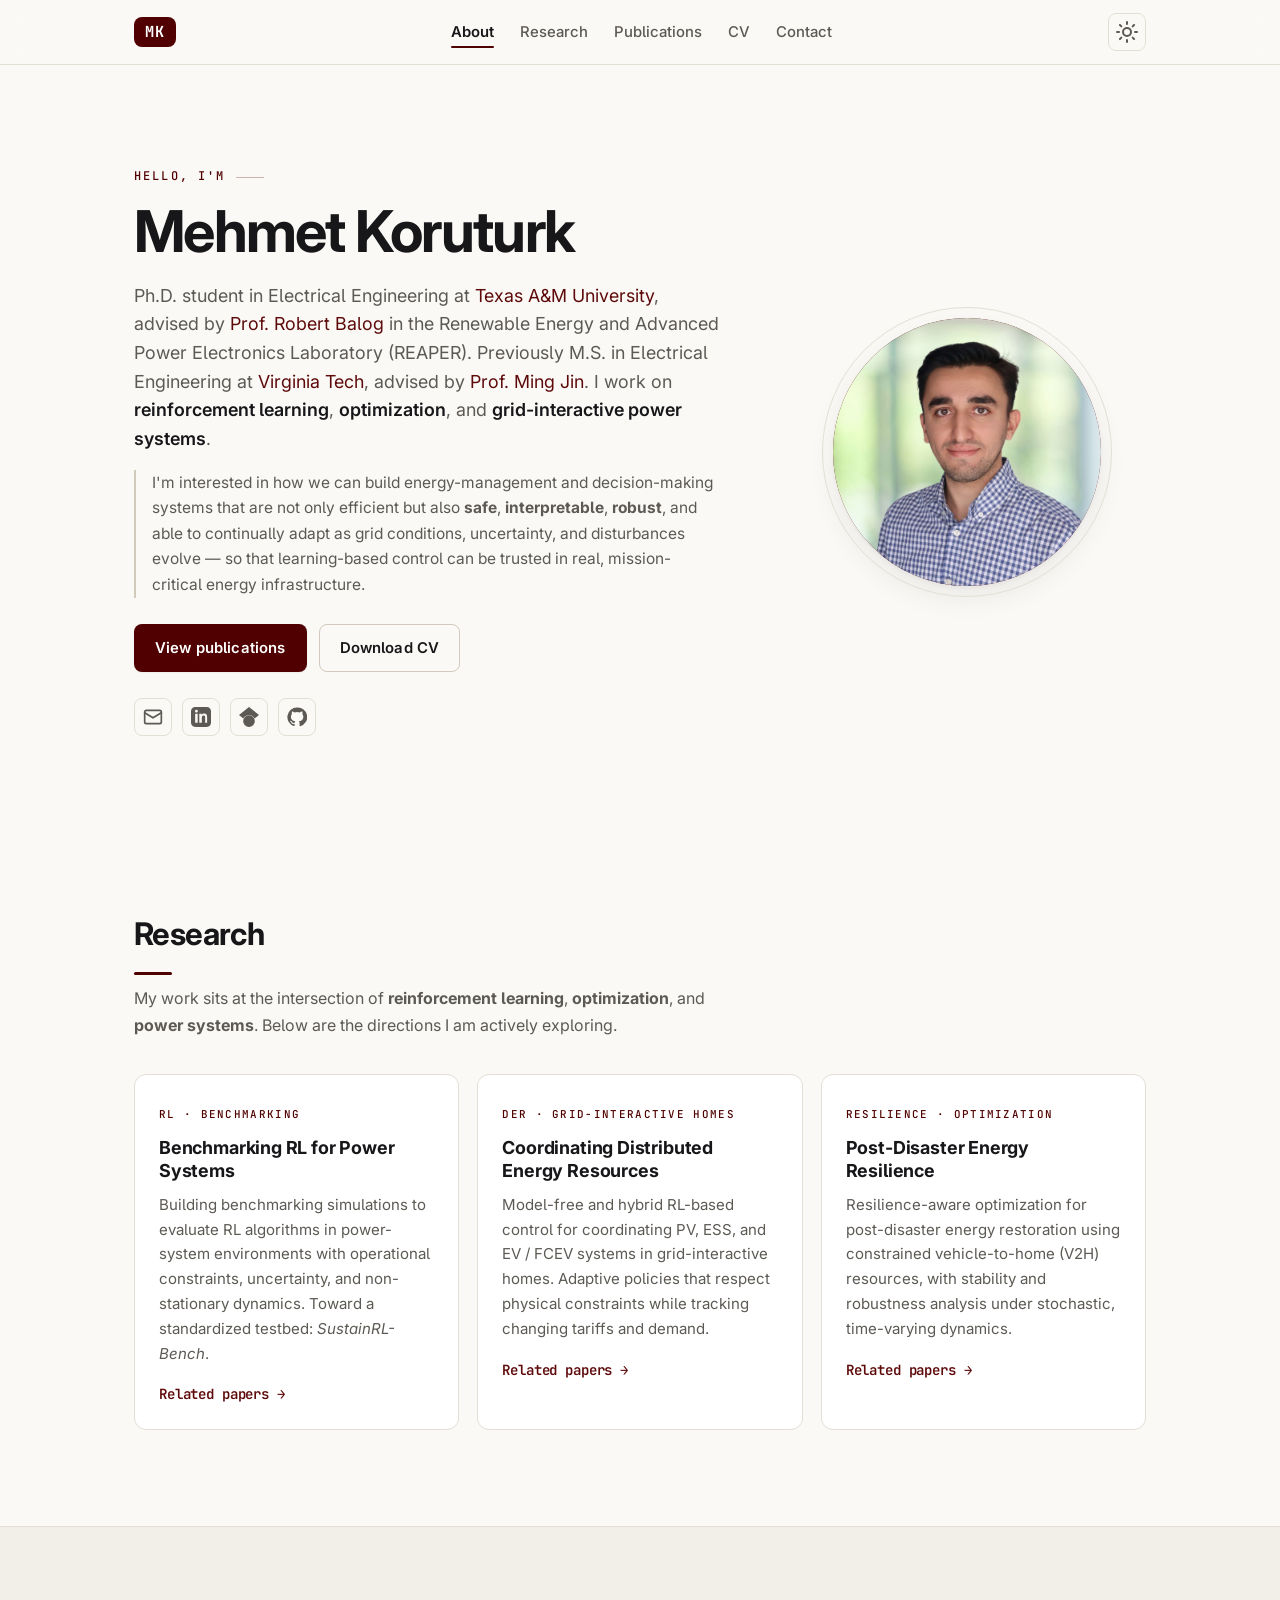
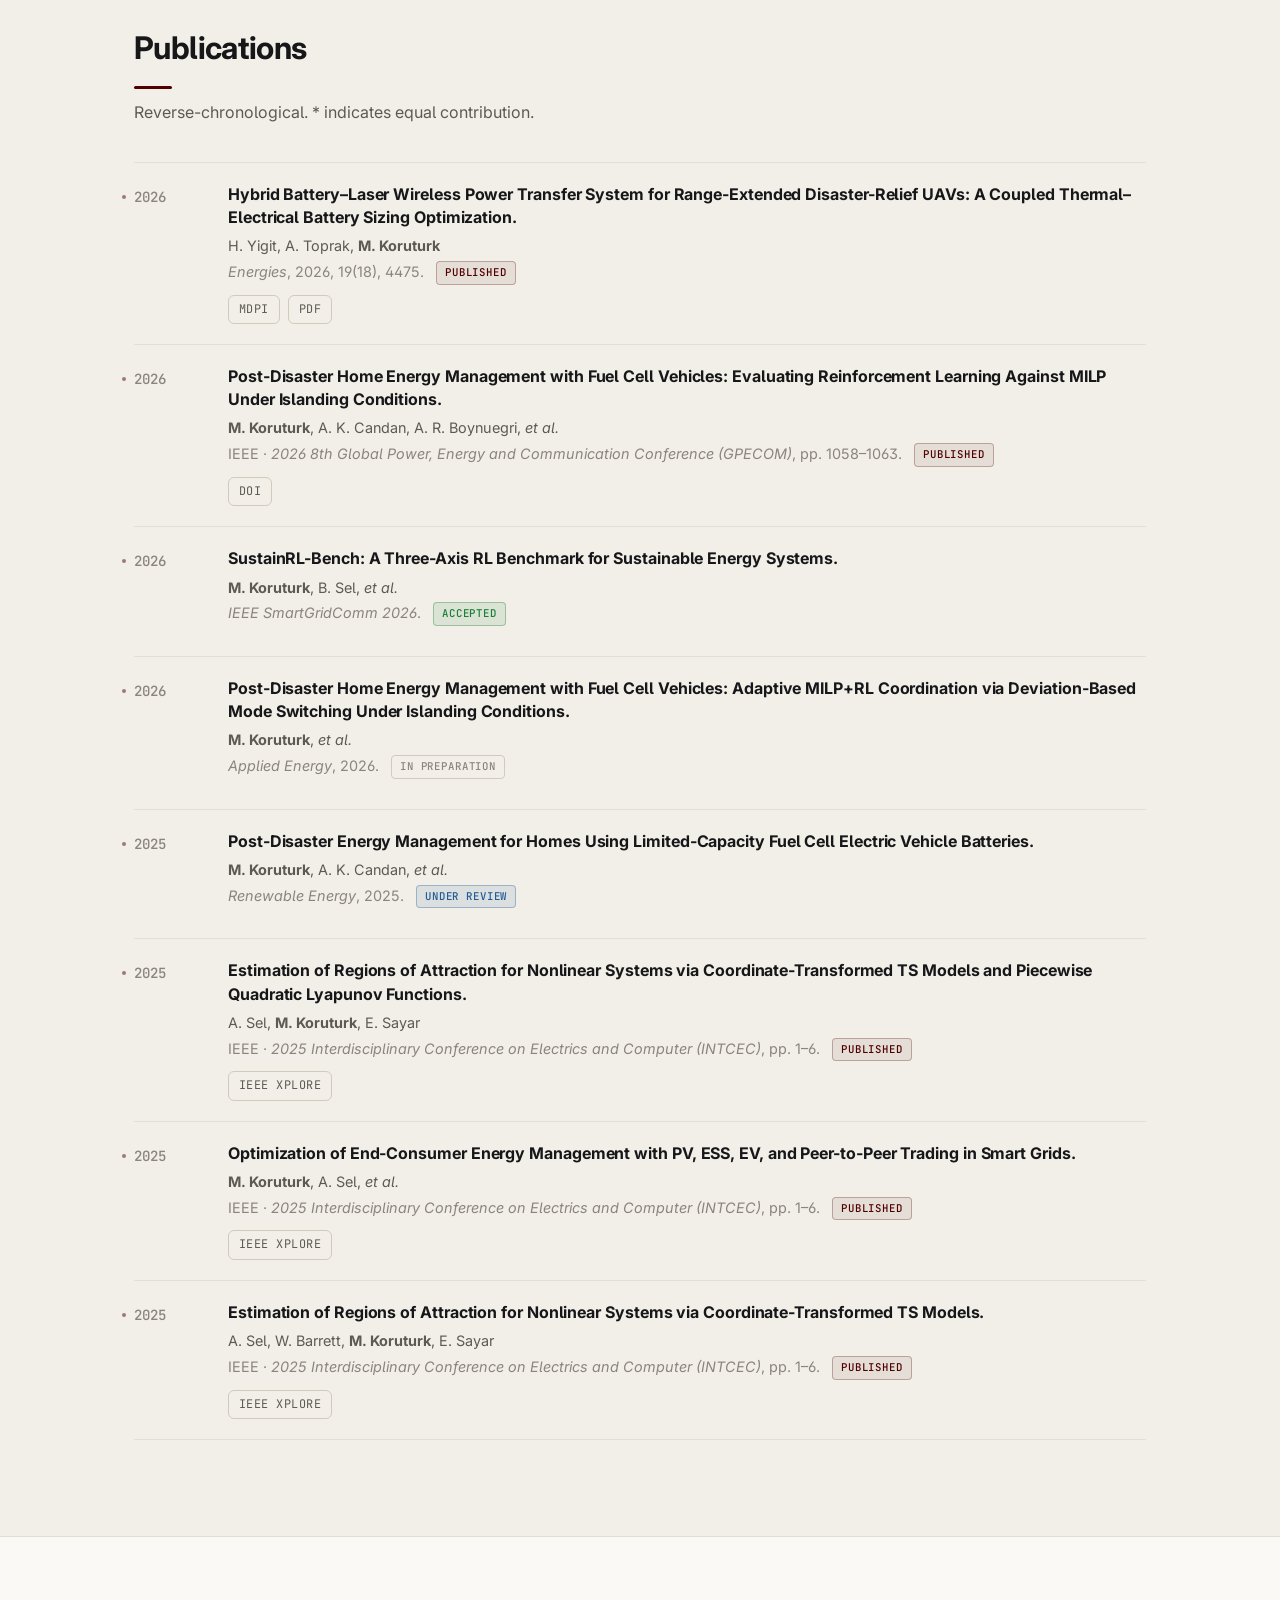
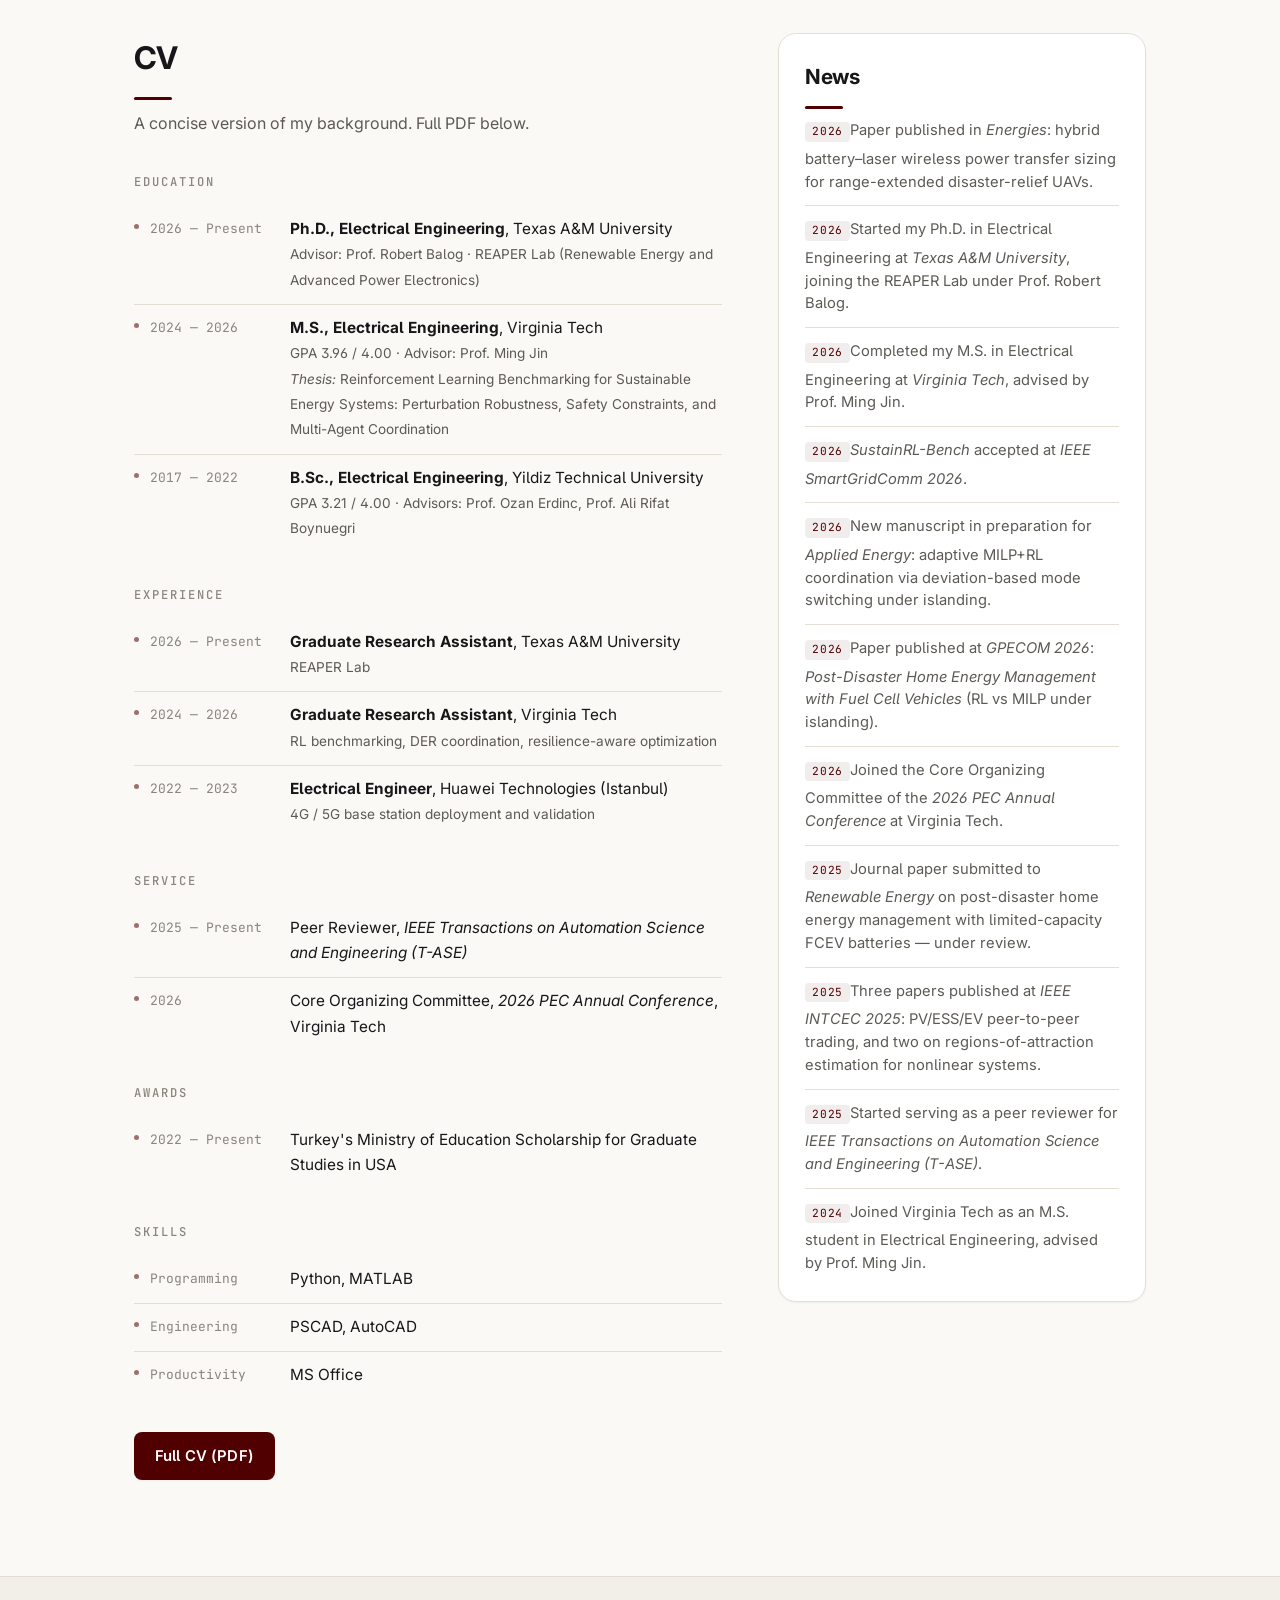
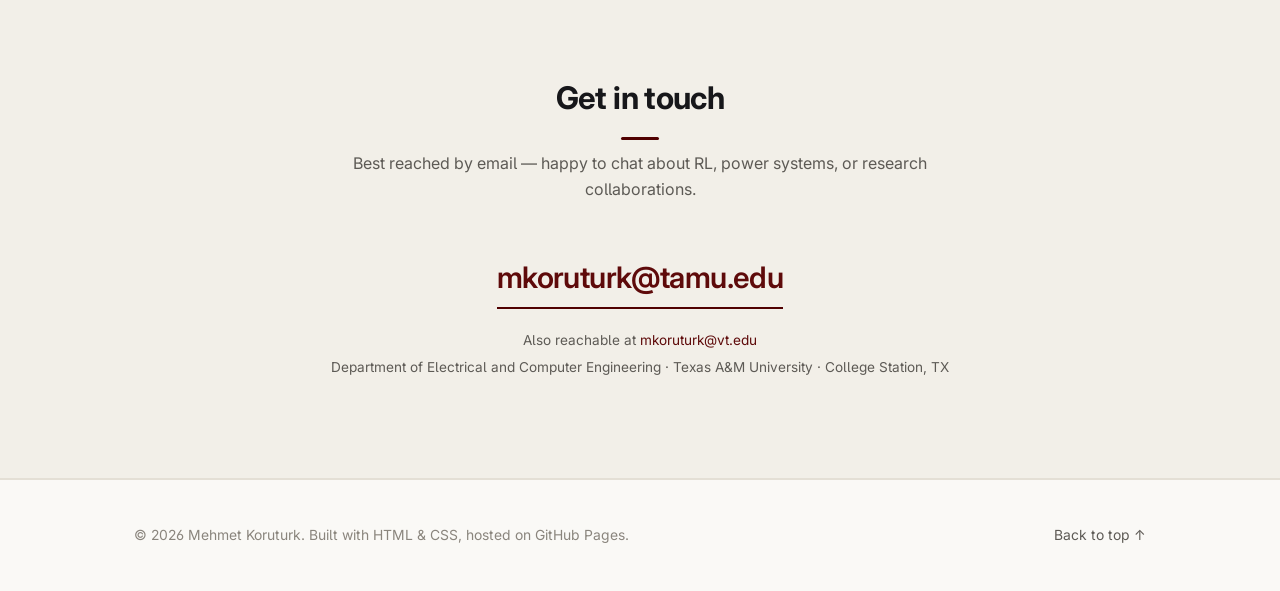
<file: index.html>
<!DOCTYPE html>
<html lang="en">
<head>
  <meta charset="UTF-8" />
  <meta name="viewport" content="width=device-width, initial-scale=1.0" />
  <meta name="description" content="Mehmet Koruturk — Ph.D. student in Electrical Engineering at Texas A&amp;M University. Reinforcement learning for sustainable and resilient power systems." />
  <meta name="author" content="Mehmet Koruturk" />
  <meta property="og:title" content="Mehmet Koruturk — Personal Website" />
  <meta property="og:description" content="Ph.D. student in EE at Texas A&amp;M University. Reinforcement learning for sustainable and resilient power systems." />
  <meta property="og:type" content="website" />
  <meta name="theme-color" content="#faf9f6" media="(prefers-color-scheme: light)" />
  <meta name="theme-color" content="#101114" media="(prefers-color-scheme: dark)" />
  <title>Mehmet Koruturk</title>

  <link rel="preconnect" href="https://fonts.googleapis.com" />
  <link rel="preconnect" href="https://fonts.gstatic.com" crossorigin />
  <link href="https://fonts.googleapis.com/css2?family=Inter:wght@300;400;500;600;700&family=JetBrains+Mono:wght@400;500&display=swap" rel="stylesheet" />

  <link rel="stylesheet" href="style.css" />
  <link rel="icon" type="image/svg+xml" href="data:image/svg+xml,%3Csvg%20xmlns=%27http://www.w3.org/2000/svg%27%20viewBox=%270%200%20100%20100%27%3E%3Crect%20width=%27100%27%20height=%27100%27%20rx=%2722%27%20fill=%27%23500000%27/%3E%3Ctext%20x=%2750%27%20y=%2768%27%20font-family=%27monospace%27%20font-size=%2746%27%20font-weight=%27700%27%20fill=%27%23ffffff%27%20text-anchor=%27middle%27%3EMK%3C/text%3E%3C/svg%3E" />
</head>
<body>
  <a href="#main" class="skip-link">Skip to content</a>

  <nav class="nav" aria-label="Primary">
    <div class="nav-inner">
      <a href="#" class="nav-brand">MK</a>
      <ul class="nav-links">
        <li><a href="#about">About</a></li>
        <li><a href="#research">Research</a></li>
        <li><a href="#publications">Publications</a></li>
        <li><a href="#cv">CV</a></li>
        <li><a href="#contact">Contact</a></li>
      </ul>
      <button id="theme-toggle" class="theme-toggle" aria-label="Toggle color theme" type="button">
        <svg class="icon-sun" xmlns="http://www.w3.org/2000/svg" viewBox="0 0 24 24" fill="none" stroke="currentColor" stroke-width="2" stroke-linecap="round" stroke-linejoin="round">
          <circle cx="12" cy="12" r="4"/>
          <path d="M12 2v2M12 20v2M4.93 4.93l1.41 1.41M17.66 17.66l1.41 1.41M2 12h2M20 12h2M4.93 19.07l1.41-1.41M17.66 6.34l1.41-1.41"/>
        </svg>
        <svg class="icon-moon" xmlns="http://www.w3.org/2000/svg" viewBox="0 0 24 24" fill="none" stroke="currentColor" stroke-width="2" stroke-linecap="round" stroke-linejoin="round">
          <path d="M21 12.79A9 9 0 1 1 11.21 3 7 7 0 0 0 21 12.79z"/>
        </svg>
      </button>
    </div>
  </nav>

  <main id="main">
    <!-- HERO / ABOUT -->
    <section id="about" class="hero">
      <div class="container hero-grid">
        <div class="hero-text">
          <p class="eyebrow">Hello, I'm</p>
          <h1>Mehmet Koruturk</h1>
          <p class="lede">
            Ph.D. student in Electrical Engineering at
            <a href="https://www.tamu.edu" target="_blank" rel="noopener">Texas A&amp;M University</a>,
            advised by <a href="https://engineering.tamu.edu/electrical/profiles/rbalog.html" target="_blank" rel="noopener">Prof. Robert Balog</a>
            in the Renewable Energy and Advanced Power Electronics Laboratory (REAPER).
            Previously M.S. in Electrical Engineering at
            <a href="https://www.vt.edu" target="_blank" rel="noopener">Virginia Tech</a>,
            advised by <a href="https://www.jinming.tech/" target="_blank" rel="noopener">Prof. Ming Jin</a>.
            I work on <span class="hl">reinforcement learning</span>, <span class="hl">optimization</span>, and
            <span class="hl">grid-interactive power systems</span>.
          </p>
          <p class="bio">
            I'm interested in how we can build energy-management and decision-making systems that are
            not only efficient but also <strong>safe</strong>, <strong>interpretable</strong>,
            <strong>robust</strong>, and able to continually adapt as grid conditions, uncertainty, and
            disturbances evolve — so that learning-based control can be trusted in real, mission-critical
            energy infrastructure.
          </p>
          <div class="cta-row">
            <a class="btn btn-primary" href="#publications">View publications</a>
            <a class="btn btn-ghost" href="assets/MK_CV.pdf" target="_blank" rel="noopener">Download CV</a>
          </div>
          <ul class="socials" aria-label="Social links">
            <li><a href="mailto:mkoruturk@tamu.edu" aria-label="Email">
              <svg xmlns="http://www.w3.org/2000/svg" viewBox="0 0 24 24" width="20" height="20" fill="none" stroke="currentColor" stroke-width="2" stroke-linecap="round" stroke-linejoin="round"><rect x="2" y="4" width="20" height="16" rx="2"/><path d="m22 7-10 6L2 7"/></svg>
            </a></li>
            <li><a href="https://www.linkedin.com/in/mehmet-koruturk210199/" target="_blank" rel="noopener" aria-label="LinkedIn">
              <svg xmlns="http://www.w3.org/2000/svg" viewBox="0 0 24 24" width="20" height="20" fill="currentColor"><path d="M19 0h-14C2.24 0 0 2.24 0 5v14c0 2.76 2.24 5 5 5h14c2.76 0 5-2.24 5-5V5c0-2.76-2.24-5-5-5zM8 19H5V8h3v11zM6.5 6.7a1.7 1.7 0 1 1 0-3.4 1.7 1.7 0 0 1 0 3.4zM20 19h-3v-5.6c0-1.34-.03-3.06-1.87-3.06-1.87 0-2.16 1.46-2.16 2.96V19h-3V8h2.88v1.5h.04c.4-.76 1.38-1.56 2.84-1.56 3.04 0 3.6 2 3.6 4.6V19z"/></svg>
            </a></li>
            <li><a href="https://scholar.google.com/citations?user=0nd6K10AAAAJ&hl=en" target="_blank" rel="noopener" aria-label="Google Scholar">
              <svg xmlns="http://www.w3.org/2000/svg" viewBox="0 0 24 24" width="20" height="20" fill="currentColor"><path d="M5.242 13.769L0 9.5 12 0l12 9.5-5.242 4.269C17.548 11.249 14.978 9.5 12 9.5c-2.977 0-5.548 1.748-6.758 4.269zM12 10a7 7 0 1 0 0 14 7 7 0 0 0 0-14z"/></svg>
            </a></li>
            <li><a href="https://github.com/MehmetKORUTURK" target="_blank" rel="noopener" aria-label="GitHub">
              <svg xmlns="http://www.w3.org/2000/svg" viewBox="0 0 24 24" width="20" height="20" fill="currentColor"><path d="M12 .5a11.5 11.5 0 0 0-3.64 22.42c.58.1.79-.25.79-.56v-2c-3.2.7-3.88-1.37-3.88-1.37-.53-1.34-1.3-1.7-1.3-1.7-1.06-.72.08-.7.08-.7 1.17.08 1.79 1.2 1.79 1.2 1.04 1.79 2.74 1.27 3.4.97.1-.76.4-1.27.74-1.56-2.55-.29-5.24-1.28-5.24-5.7 0-1.26.45-2.29 1.19-3.1-.12-.3-.52-1.48.12-3.08 0 0 .98-.31 3.2 1.18a11.1 11.1 0 0 1 5.83 0c2.22-1.5 3.2-1.18 3.2-1.18.65 1.6.24 2.78.12 3.08.74.81 1.19 1.84 1.19 3.1 0 4.43-2.7 5.4-5.27 5.69.41.36.78 1.06.78 2.13v3.16c0 .31.21.67.8.56A11.5 11.5 0 0 0 12 .5Z"/></svg>
            </a></li>
          </ul>
        </div>

        <div class="hero-photo">
          <div class="photo-frame">
            <img src="assets/profile.jpg" alt="Mehmet Koruturk" loading="lazy" />
          </div>
        </div>
      </div>
    </section>

    <!-- RESEARCH -->
    <section id="research" class="section">
      <div class="container">
        <h2 class="section-title">Research</h2>
        <p class="section-lead">
          My work sits at the intersection of <strong>reinforcement learning</strong>,
          <strong>optimization</strong>, and <strong>power systems</strong>. Below are the directions
          I am actively exploring.
        </p>

        <div class="cards">
          <article class="card">
            <div class="card-tag">RL · Benchmarking</div>
            <h3>Benchmarking RL for Power Systems</h3>
            <p>
              Building benchmarking simulations to evaluate RL algorithms in power-system
              environments with operational constraints, uncertainty, and non-stationary
              dynamics. Toward a standardized testbed: <em>SustainRL-Bench</em>.
            </p>
            <a class="card-link" href="#publications">Related papers →</a>
          </article>

          <article class="card">
            <div class="card-tag">DER · Grid-Interactive Homes</div>
            <h3>Coordinating Distributed Energy Resources</h3>
            <p>
              Model-free and hybrid RL-based control for coordinating PV, ESS, and EV / FCEV
              systems in grid-interactive homes. Adaptive policies that respect physical
              constraints while tracking changing tariffs and demand.
            </p>
            <a class="card-link" href="#publications">Related papers →</a>
          </article>

          <article class="card">
            <div class="card-tag">Resilience · Optimization</div>
            <h3>Post-Disaster Energy Resilience</h3>
            <p>
              Resilience-aware optimization for post-disaster energy restoration using
              constrained vehicle-to-home (V2H) resources, with stability and robustness
              analysis under stochastic, time-varying dynamics.
            </p>
            <a class="card-link" href="#publications">Related papers →</a>
          </article>
        </div>
      </div>
    </section>

    <!-- PUBLICATIONS -->
    <section id="publications" class="section section-alt">
      <div class="container">
        <h2 class="section-title">Publications</h2>
        <p class="section-lead">
          Reverse-chronological. <span class="muted">* indicates equal contribution.</span>
        </p>

        <ul class="pub-list">
          <li class="pub">
            <span class="pub-year">2026</span>
            <div>
              <p class="pub-title"><strong>Hybrid Battery–Laser Wireless Power Transfer System for Range-Extended Disaster-Relief UAVs: A Coupled Thermal–Electrical Battery Sizing Optimization.</strong></p>
              <p class="pub-authors">H. Yigit, A. Toprak, <strong>M. Koruturk</strong></p>
              <p class="pub-venue"><em>Energies</em>, 2026, 19(18), 4475. <span class="status status-published">Published</span></p>
              <div class="pub-actions">
                <a href="https://www.mdpi.com/1996-1073/19/18/4475" target="_blank" rel="noopener">MDPI</a>
                <a href="https://www.mdpi.com/1996-1073/19/18/4475/pdf" target="_blank" rel="noopener">PDF</a>
              </div>
            </div>
          </li>

          <li class="pub">
            <span class="pub-year">2026</span>
            <div>
              <p class="pub-title"><strong>Post-Disaster Home Energy Management with Fuel Cell Vehicles: Evaluating Reinforcement Learning Against MILP Under Islanding Conditions.</strong></p>
              <p class="pub-authors"><strong>M. Koruturk</strong>, A. K. Candan, A. R. Boynuegri, <em>et al.</em></p>
              <p class="pub-venue">IEEE · <em>2026 8th Global Power, Energy and Communication Conference (GPECOM)</em>, pp. 1058–1063. <span class="status status-published">Published</span></p>
              <div class="pub-actions">
                <a href="https://doi.org/10.1109/GPECOM70462.2026.11578574" target="_blank" rel="noopener">DOI</a>
              </div>
            </div>
          </li>

          <li class="pub">
            <span class="pub-year">2026</span>
            <div>
              <p class="pub-title"><strong>SustainRL-Bench: A Three-Axis RL Benchmark for Sustainable Energy Systems.</strong></p>
              <p class="pub-authors"><strong>M. Koruturk</strong>, B. Sel, <em>et al.</em></p>
              <p class="pub-venue"><em>IEEE SmartGridComm 2026</em>. <span class="status status-accepted">Accepted</span></p>
            </div>
          </li>

          <li class="pub">
            <span class="pub-year">2026</span>
            <div>
              <p class="pub-title"><strong>Post-Disaster Home Energy Management with Fuel Cell Vehicles: Adaptive MILP+RL Coordination via Deviation-Based Mode Switching Under Islanding Conditions.</strong></p>
              <p class="pub-authors"><strong>M. Koruturk</strong>, <em>et al.</em></p>
              <p class="pub-venue"><em>Applied Energy</em>, 2026. <span class="status status-soon">In preparation</span></p>
            </div>
          </li>

          <li class="pub">
            <span class="pub-year">2025</span>
            <div>
              <p class="pub-title"><strong>Post-Disaster Energy Management for Homes Using Limited-Capacity Fuel Cell Electric Vehicle Batteries.</strong></p>
              <p class="pub-authors"><strong>M. Koruturk</strong>, A. K. Candan, <em>et al.</em></p>
              <p class="pub-venue"><em>Renewable Energy</em>, 2025. <span class="status status-review">Under review</span></p>
            </div>
          </li>

          <li class="pub">
            <span class="pub-year">2025</span>
            <div>
              <p class="pub-title"><strong>Estimation of Regions of Attraction for Nonlinear Systems via Coordinate-Transformed TS Models and Piecewise Quadratic Lyapunov Functions.</strong></p>
              <p class="pub-authors">A. Sel, <strong>M. Koruturk</strong>, E. Sayar</p>
              <p class="pub-venue">IEEE · <em>2025 Interdisciplinary Conference on Electrics and Computer (INTCEC)</em>, pp. 1–6. <span class="status status-published">Published</span></p>
              <div class="pub-actions">
                <a href="https://ieeexplore.ieee.org/document/11255827" target="_blank" rel="noopener">IEEE Xplore</a>
              </div>
            </div>
          </li>

          <li class="pub">
            <span class="pub-year">2025</span>
            <div>
              <p class="pub-title"><strong>Optimization of End-Consumer Energy Management with PV, ESS, EV, and Peer-to-Peer Trading in Smart Grids.</strong></p>
              <p class="pub-authors"><strong>M. Koruturk</strong>, A. Sel, <em>et al.</em></p>
              <p class="pub-venue">IEEE · <em>2025 Interdisciplinary Conference on Electrics and Computer (INTCEC)</em>, pp. 1–6. <span class="status status-published">Published</span></p>
              <div class="pub-actions">
                <a href="https://ieeexplore.ieee.org/document/11255815" target="_blank" rel="noopener">IEEE Xplore</a>
              </div>
            </div>
          </li>

          <li class="pub">
            <span class="pub-year">2025</span>
            <div>
              <p class="pub-title"><strong>Estimation of Regions of Attraction for Nonlinear Systems via Coordinate-Transformed TS Models.</strong></p>
              <p class="pub-authors">A. Sel, W. Barrett, <strong>M. Koruturk</strong>, E. Sayar</p>
              <p class="pub-venue">IEEE · <em>2025 Interdisciplinary Conference on Electrics and Computer (INTCEC)</em>, pp. 1–6. <span class="status status-published">Published</span></p>
              <div class="pub-actions">
                <a href="https://ieeexplore.ieee.org/document/11256030" target="_blank" rel="noopener">IEEE Xplore</a>
              </div>
            </div>
          </li>
        </ul>
      </div>
    </section>

    <!-- CV / NEWS -->
    <section id="cv" class="section">
      <div class="container two-col">
        <div>
          <h2 class="section-title">CV</h2>
          <p class="section-lead">A concise version of my background. Full PDF below.</p>

          <div class="timeline">
            <div class="timeline-block">
              <h3>Education</h3>
              <ul class="t-list">
                <li>
                  <span class="t-when">2026 — Present</span>
                  <span class="t-what">
                    <strong>Ph.D., Electrical Engineering</strong>, Texas A&amp;M University<br />
                    <span class="muted small">Advisor: Prof. Robert Balog · REAPER Lab (Renewable Energy and Advanced Power Electronics)</span>
                  </span>
                </li>
                <li>
                  <span class="t-when">2024 — 2026</span>
                  <span class="t-what">
                    <strong>M.S., Electrical Engineering</strong>, Virginia Tech<br />
                    <span class="muted small">GPA 3.96 / 4.00 · Advisor: Prof. Ming Jin</span><br />
                    <span class="muted small"><em>Thesis:</em> Reinforcement Learning Benchmarking for Sustainable Energy Systems: Perturbation Robustness, Safety Constraints, and Multi-Agent Coordination</span>
                  </span>
                </li>
                <li>
                  <span class="t-when">2017 — 2022</span>
                  <span class="t-what">
                    <strong>B.Sc., Electrical Engineering</strong>, Yildiz Technical University<br />
                    <span class="muted small">GPA 3.21 / 4.00 · Advisors: Prof. Ozan Erdinc, Prof. Ali Rifat Boynuegri</span>
                  </span>
                </li>
              </ul>
            </div>

            <div class="timeline-block">
              <h3>Experience</h3>
              <ul class="t-list">
                <li>
                  <span class="t-when">2026 — Present</span>
                  <span class="t-what">
                    <strong>Graduate Research Assistant</strong>, Texas A&amp;M University<br />
                    <span class="muted small">REAPER Lab</span>
                  </span>
                </li>
                <li>
                  <span class="t-when">2024 — 2026</span>
                  <span class="t-what">
                    <strong>Graduate Research Assistant</strong>, Virginia Tech<br />
                    <span class="muted small">RL benchmarking, DER coordination, resilience-aware optimization</span>
                  </span>
                </li>
                <li>
                  <span class="t-when">2022 — 2023</span>
                  <span class="t-what">
                    <strong>Electrical Engineer</strong>, Huawei Technologies (Istanbul)<br />
                    <span class="muted small">4G / 5G base station deployment and validation</span>
                  </span>
                </li>
              </ul>
            </div>

            <div class="timeline-block">
              <h3>Service</h3>
              <ul class="t-list">
                <li>
                  <span class="t-when">2025 — Present</span>
                  <span class="t-what">Peer Reviewer, <em>IEEE Transactions on Automation Science and Engineering (T-ASE)</em></span>
                </li>
                <li>
                  <span class="t-when">2026</span>
                  <span class="t-what">Core Organizing Committee, <em>2026 PEC Annual Conference</em>, Virginia Tech</span>
                </li>
              </ul>
            </div>

            <div class="timeline-block">
              <h3>Awards</h3>
              <ul class="t-list">
                <li>
                  <span class="t-when">2022 — Present</span>
                  <span class="t-what">Turkey's Ministry of Education Scholarship for Graduate Studies in USA</span>
                </li>
              </ul>
            </div>

            <div class="timeline-block">
              <h3>Skills</h3>
              <ul class="t-list">
                <li><span class="t-when">Programming</span><span class="t-what">Python, MATLAB</span></li>
                <li><span class="t-when">Engineering</span><span class="t-what">PSCAD, AutoCAD</span></li>
                <li><span class="t-when">Productivity</span><span class="t-what">MS Office</span></li>
              </ul>
            </div>
          </div>

          <a class="btn btn-primary" href="assets/MK_CV.pdf" target="_blank" rel="noopener">Full CV (PDF)</a>
        </div>

        <aside class="news">
          <h2 class="section-title">News</h2>
          <ul class="news-list">
            <li><time>2026</time>Paper published in <em>Energies</em>: hybrid battery–laser wireless power transfer sizing for range-extended disaster-relief UAVs.</li>
            <li><time>2026</time>Started my Ph.D. in Electrical Engineering at <em>Texas A&amp;M University</em>, joining the REAPER Lab under Prof. Robert Balog.</li>
            <li><time>2026</time>Completed my M.S. in Electrical Engineering at <em>Virginia Tech</em>, advised by Prof. Ming Jin.</li>
            <li><time>2026</time><em>SustainRL-Bench</em> accepted at <em>IEEE SmartGridComm 2026</em>.</li>
            <li><time>2026</time>New manuscript in preparation for <em>Applied Energy</em>: adaptive MILP+RL coordination via deviation-based mode switching under islanding.</li>
            <li><time>2026</time>Paper published at <em>GPECOM 2026</em>: <em>Post-Disaster Home Energy Management with Fuel Cell Vehicles</em> (RL vs MILP under islanding).</li>
            <li><time>2026</time>Joined the Core Organizing Committee of the <em>2026 PEC Annual Conference</em> at Virginia Tech.</li>
            <li><time>2025</time>Journal paper submitted to <em>Renewable Energy</em> on post-disaster home energy management with limited-capacity FCEV batteries — under review.</li>
            <li><time>2025</time>Three papers published at <em>IEEE INTCEC 2025</em>: PV/ESS/EV peer-to-peer trading, and two on regions-of-attraction estimation for nonlinear systems.</li>
            <li><time>2025</time>Started serving as a peer reviewer for <em>IEEE Transactions on Automation Science and Engineering (T-ASE)</em>.</li>
            <li><time>2024</time>Joined Virginia Tech as an M.S. student in Electrical Engineering, advised by Prof. Ming Jin.</li>
          </ul>
        </aside>
      </div>
    </section>

    <!-- CONTACT -->
    <section id="contact" class="section section-alt">
      <div class="container contact">
        <h2 class="section-title">Get in touch</h2>
        <p class="section-lead">
          Best reached by email — happy to chat about RL, power systems, or research collaborations.
        </p>
        <a class="email-big" href="mailto:mkoruturk@tamu.edu">mkoruturk@tamu.edu</a>
        <p class="muted small">Also reachable at <a href="mailto:mkoruturk@vt.edu">mkoruturk@vt.edu</a></p>
        <p class="muted small">Department of Electrical and Computer Engineering · Texas A&amp;M University · College Station, TX</p>
      </div>
    </section>
  </main>

  <footer class="footer">
    <div class="container footer-inner">
      <p>© <span id="year"></span> Mehmet Koruturk. Built with HTML &amp; CSS, hosted on GitHub Pages.</p>
      <p><a href="#">Back to top ↑</a></p>
    </div>
  </footer>

  <script src="script.js"></script>
</body>
</html>
</file>
<file: style.css>
/* =========================================================
   Mehmet Koruturk — personal site
   Light: Aggie maroon on warm paper. Dark: warm gold on ink.
   ========================================================= */

/* =========================
   Tokens
   ========================= */
:root {
  color-scheme: light;

  --bg: #faf9f6;
  --bg-alt: #f2efe8;
  --surface: #ffffff;
  --surface-2: #f6f3ed;
  --text: #17171a;
  --text-muted: #5d5a55;
  --text-faint: #8a857d;
  --border: #e4dfd5;
  --border-strong: #d2cabb;

  --accent: #500000;          /* Aggie maroon */
  --accent-2: #7d2b2b;
  --accent-ink: #ffffff;
  --accent-soft: rgba(80, 0, 0, .07);
  --accent-line: rgba(80, 0, 0, .28);

  --link: #5e0a0a;
  --link-hover: #8f2525;

  --ok: #1a7f37;
  --ok-soft: rgba(26, 127, 55, .10);
  --ok-line: rgba(26, 127, 55, .35);
  --pending: #1f5c96;
  --pending-soft: rgba(31, 92, 150, .10);
  --pending-line: rgba(31, 92, 150, .34);

  --shadow-sm: 0 1px 2px rgba(35, 25, 20, .05);
  --shadow: 0 2px 4px rgba(35, 25, 20, .04), 0 12px 28px rgba(35, 25, 20, .07);

  --radius: 12px;
  --radius-sm: 8px;
  --radius-lg: 18px;
  --max-w: 1100px;
  --content-pad: clamp(20px, 4vw, 44px);
  --nav-h: 64px;
  --transition: 180ms cubic-bezier(.4, 0, .2, 1);

  --font-sans: 'Inter', -apple-system, BlinkMacSystemFont, 'Segoe UI', Roboto, sans-serif;
  --font-mono: 'JetBrains Mono', ui-monospace, SFMono-Regular, Menlo, monospace;
}

[data-theme="dark"] {
  color-scheme: dark;

  --bg: #101114;
  --bg-alt: #15171c;
  --surface: #1a1d23;
  --surface-2: #20242b;
  --text: #ececee;
  --text-muted: #a3a6ad;
  --text-faint: #7e828b;
  --border: #2a2e36;
  --border-strong: #3a3f4a;

  --accent: #d6a461;          /* warm gold — maroon is unreadable on ink */
  --accent-2: #a34b4b;
  --accent-ink: #17140f;
  --accent-soft: rgba(214, 164, 97, .12);
  --accent-line: rgba(214, 164, 97, .34);

  --link: #d6a461;
  --link-hover: #ecc48e;

  --ok: #56d17f;
  --ok-soft: rgba(86, 209, 127, .12);
  --ok-line: rgba(86, 209, 127, .34);
  --pending: #8ab6ea;
  --pending-soft: rgba(138, 182, 234, .13);
  --pending-line: rgba(138, 182, 234, .34);

  --shadow-sm: 0 1px 2px rgba(0, 0, 0, .35);
  --shadow: 0 2px 4px rgba(0, 0, 0, .35), 0 14px 32px rgba(0, 0, 0, .5);
}

/* =========================
   Base
   ========================= */
* { box-sizing: border-box; }
html { scroll-behavior: smooth; }
html, body { margin: 0; padding: 0; }

body {
  font-family: var(--font-sans);
  font-size: 16px;
  line-height: 1.65;
  color: var(--text);
  background: var(--bg);
  -webkit-font-smoothing: antialiased;
  text-rendering: optimizeLegibility;
  font-feature-settings: 'cv05' 1, 'ss01' 1;
  transition: background var(--transition), color var(--transition);
}

img { max-width: 100%; display: block; }

a {
  color: var(--link);
  text-decoration: none;
  transition: color var(--transition);
}
a:hover {
  color: var(--link-hover);
  text-decoration: underline;
  text-underline-offset: 3px;
  text-decoration-thickness: 1px;
}

:focus-visible {
  outline: 2px solid var(--accent);
  outline-offset: 3px;
  border-radius: 4px;
}

h1, h2, h3 { font-weight: 700; }

code {
  font-family: var(--font-mono);
  font-size: .9em;
  background: var(--bg-alt);
  padding: 2px 6px;
  border-radius: 4px;
}

.container {
  max-width: var(--max-w);
  margin: 0 auto;
  padding: 0 var(--content-pad);
}

.skip-link {
  position: absolute; left: -10000px; top: auto;
  background: var(--accent); color: var(--accent-ink);
  padding: 8px 14px; border-radius: var(--radius-sm);
  font-weight: 600;
}
.skip-link:focus { left: 16px; top: 16px; z-index: 9999; }

/* =========================
   Nav
   ========================= */
.nav {
  position: sticky; top: 0; z-index: 50;
  backdrop-filter: saturate(150%) blur(12px);
  -webkit-backdrop-filter: saturate(150%) blur(12px);
  background: color-mix(in srgb, var(--bg) 82%, transparent);
  border-bottom: 1px solid var(--border);
}
.nav-inner {
  max-width: var(--max-w); margin: 0 auto;
  display: flex; align-items: center; justify-content: space-between;
  min-height: var(--nav-h);
  padding: 10px var(--content-pad);
  gap: 16px;
}
.nav-brand {
  font-family: var(--font-mono);
  font-weight: 700; font-size: .95rem; letter-spacing: .06em;
  background: var(--accent); color: var(--accent-ink);
  padding: 6px 11px; border-radius: var(--radius-sm);
  line-height: 1.2;
  transition: transform var(--transition), background var(--transition);
}
.nav-brand:hover {
  color: var(--accent-ink);
  background: var(--accent-2);
  text-decoration: none;
  transform: translateY(-1px);
}

.nav-links {
  list-style: none; display: flex; gap: 6px; margin: 0; padding: 0;
}
.nav-links a {
  display: inline-block;
  position: relative;
  color: var(--text-muted);
  font-weight: 500; font-size: .93rem;
  padding: 6px 10px;
  border-radius: var(--radius-sm);
}
.nav-links a::after {
  content: '';
  position: absolute; left: 10px; right: 10px; bottom: 2px;
  height: 2px; border-radius: 2px;
  background: var(--accent);
  transform: scaleX(0);
  transform-origin: left;
  transition: transform var(--transition);
}
.nav-links a:hover { color: var(--text); text-decoration: none; }
.nav-links a:hover::after,
.nav-links a.is-active::after { transform: scaleX(1); }
.nav-links a.is-active { color: var(--text); font-weight: 600; }

.theme-toggle {
  background: transparent;
  border: 1px solid var(--border);
  color: var(--text-muted);
  width: 38px; height: 38px;
  border-radius: var(--radius-sm);
  display: inline-flex; align-items: center; justify-content: center;
  cursor: pointer;
  flex: none;
  transition: color var(--transition), border-color var(--transition), background var(--transition);
}
.theme-toggle:hover {
  color: var(--accent);
  border-color: var(--accent-line);
  background: var(--accent-soft);
}
.theme-toggle .icon-moon { display: none; }
[data-theme="dark"] .theme-toggle .icon-sun { display: none; }
[data-theme="dark"] .theme-toggle .icon-moon { display: block; }

/* Small screens keep the nav usable instead of hiding it */
@media (max-width: 720px) {
  .nav-inner { gap: 10px; }
  .nav-links {
    gap: 2px; overflow-x: auto; scrollbar-width: none;
    -webkit-mask-image: linear-gradient(to right, #000 84%, transparent 100%);
    mask-image: linear-gradient(to right, #000 84%, transparent 100%);
  }
  .nav-links::-webkit-scrollbar { display: none; }
  .nav-links a { padding: 6px 8px; font-size: .85rem; white-space: nowrap; }
}
@media (max-width: 420px) {
  .nav-links a { font-size: .8rem; padding: 6px 6px; }
}

/* =========================
   Hero
   ========================= */
.hero { padding: clamp(54px, 8vw, 104px) 0 clamp(40px, 6vw, 78px); }
.hero-grid {
  display: grid;
  grid-template-columns: 1.65fr 1fr;
  gap: clamp(28px, 5vw, 64px);
  align-items: center;
}
@media (max-width: 800px) {
  .hero-grid { grid-template-columns: 1fr; }
  .hero-photo { order: -1; align-items: flex-start; }
}

.eyebrow {
  font-family: var(--font-mono);
  text-transform: uppercase; letter-spacing: .18em;
  font-size: .75rem; font-weight: 500;
  color: var(--accent);
  margin: 0 0 14px;
  display: flex; align-items: center; gap: 10px;
}
.eyebrow::after {
  content: '';
  flex: none;
  width: 28px; height: 1px;
  background: var(--accent-line);
}

h1 {
  font-size: clamp(2.3rem, 5.4vw, 3.6rem);
  line-height: 1.05;
  margin: 0 0 20px;
  letter-spacing: -0.03em;
}

.lede {
  font-size: clamp(1.02rem, 1.4vw, 1.14rem);
  line-height: 1.6;
  color: var(--text-muted);
  margin: 0 0 16px;
  max-width: 58ch;
}
.lede .hl { color: var(--text); font-weight: 600; }
.bio {
  color: var(--text-muted);
  max-width: 58ch;
  font-size: .97rem;
  padding-left: 16px;
  border-left: 2px solid var(--border-strong);
}

.cta-row { display: flex; gap: 12px; flex-wrap: wrap; margin: 26px 0 26px; }
.btn {
  display: inline-flex; align-items: center; gap: 8px;
  padding: 11px 20px;
  border-radius: var(--radius-sm);
  font-weight: 600; font-size: .93rem;
  letter-spacing: .01em;
  border: 1.5px solid transparent;
  cursor: pointer;
  transition: background var(--transition), color var(--transition),
              border-color var(--transition), transform var(--transition),
              box-shadow var(--transition);
}
.btn:hover { text-decoration: none; transform: translateY(-1px); }
.btn-primary {
  background: var(--accent);
  color: var(--accent-ink);
  box-shadow: var(--shadow-sm);
}
.btn-primary:hover {
  background: var(--accent-2);
  color: var(--accent-ink);
  box-shadow: var(--shadow);
}
.btn-ghost {
  background: transparent;
  color: var(--text);
  border-color: var(--border-strong);
}
.btn-ghost:hover {
  border-color: var(--accent);
  color: var(--accent);
  background: var(--accent-soft);
}

.socials {
  list-style: none; padding: 0; margin: 0;
  display: flex; gap: 10px;
}
.socials a {
  width: 38px; height: 38px;
  display: inline-flex; align-items: center; justify-content: center;
  border-radius: var(--radius-sm);
  border: 1px solid var(--border);
  color: var(--text-muted);
  transition: color var(--transition), border-color var(--transition),
              background var(--transition), transform var(--transition);
}
.socials a:hover {
  color: var(--accent);
  border-color: var(--accent-line);
  background: var(--accent-soft);
  transform: translateY(-2px);
  text-decoration: none;
}

.hero-photo { display: flex; flex-direction: column; align-items: center; gap: 12px; }
.photo-frame {
  position: relative;
  width: clamp(190px, 27vw, 268px);
  aspect-ratio: 1 / 1;
  border-radius: 50%;
  overflow: hidden;
  background: linear-gradient(140deg, var(--accent) 0%, var(--accent-2) 100%);
  box-shadow: var(--shadow);
  display: grid; place-items: center;
  outline: 1px solid var(--border);
  outline-offset: 10px;
}
.photo-frame img { width: 100%; height: 100%; object-fit: cover; object-position: 50% 10%; }
.photo-placeholder {
  font-family: var(--font-mono);
  font-size: clamp(3rem, 6vw, 4.5rem);
  font-weight: 700;
  color: rgba(255, 255, 255, .92);
  letter-spacing: .04em;
}
.photo-caption { color: var(--text-muted); font-size: .88rem; margin: 0; }

/* =========================
   Sections
   ========================= */
.section { padding: clamp(56px, 7.5vw, 96px) 0; }
.section-alt {
  background: var(--bg-alt);
  border-top: 1px solid var(--border);
  border-bottom: 1px solid var(--border);
}
section[id] { scroll-margin-top: calc(var(--nav-h) + 12px); }

.section-title {
  font-size: clamp(1.45rem, 2.6vw, 1.95rem);
  margin: 0 0 10px;
  letter-spacing: -0.02em;
}
.section-title::after {
  content: '';
  display: block;
  width: 38px; height: 3px;
  background: var(--accent);
  border-radius: 2px;
  margin-top: 12px;
}
.section-lead {
  color: var(--text-muted);
  margin: 0 0 36px;
  max-width: 62ch;
}

/* =========================
   Research cards
   ========================= */
.cards {
  display: grid;
  grid-template-columns: repeat(auto-fit, minmax(262px, 1fr));
  gap: 18px;
}
.card {
  position: relative;
  background: var(--surface);
  border: 1px solid var(--border);
  border-radius: var(--radius);
  padding: 24px 24px 22px;
  overflow: hidden;
  transition: transform var(--transition), box-shadow var(--transition),
              border-color var(--transition);
}
.card::before {
  content: '';
  position: absolute; inset: 0 auto 0 0;
  width: 3px;
  background: var(--accent);
  transform: scaleY(0);
  transform-origin: top;
  transition: transform var(--transition);
}
.card:hover {
  transform: translateY(-3px);
  box-shadow: var(--shadow);
  border-color: var(--border-strong);
}
.card:hover::before { transform: scaleY(1); }
.card-tag {
  display: inline-block;
  font-family: var(--font-mono);
  font-size: .68rem;
  text-transform: uppercase;
  letter-spacing: .12em;
  font-weight: 500;
  color: var(--accent);
  margin-bottom: 12px;
}
.card h3 {
  margin: 0 0 10px;
  font-size: 1.12rem;
  letter-spacing: -0.01em;
  line-height: 1.3;
}
.card p { color: var(--text-muted); margin: 0 0 14px; font-size: .94rem; }
.card-link {
  font-weight: 600;
  font-size: .88rem;
  font-family: var(--font-mono);
  letter-spacing: -0.01em;
}

/* =========================
   Publications
   ========================= */
.pub-list { list-style: none; padding: 0; margin: 0; }
.pub {
  display: grid;
  grid-template-columns: 74px 1fr;
  gap: 20px;
  padding: 20px 0;
  border-bottom: 1px solid var(--border);
}
.pub:first-child { border-top: 1px solid var(--border); }
.pub-year {
  font-family: var(--font-mono);
  font-variant-numeric: tabular-nums;
  font-weight: 500;
  color: var(--text-faint);
  font-size: .88rem;
  padding-top: 3px;
  position: relative;
}
.pub-year::before {
  content: '';
  position: absolute;
  left: -12px; top: 12px;
  width: 4px; height: 4px;
  border-radius: 50%;
  background: var(--accent);
  opacity: .5;
}
.pub-title {
  margin: 0 0 5px;
  line-height: 1.45;
  font-size: 1rem;
  letter-spacing: -0.005em;
}
.pub-authors { color: var(--text-muted); margin: 0 0 2px; font-size: .9rem; }
.pub-venue { color: var(--text-faint); margin: 0 0 10px; font-size: .9rem; }
.pub-actions { display: flex; gap: 8px; flex-wrap: wrap; }
.pub-actions a {
  display: inline-block;
  font-family: var(--font-mono);
  font-size: .74rem;
  letter-spacing: .04em;
  text-transform: uppercase;
  padding: 4px 10px;
  border: 1px solid var(--border-strong);
  border-radius: 6px;
  color: var(--text-muted);
  transition: color var(--transition), border-color var(--transition), background var(--transition);
}
.pub-actions a:hover {
  color: var(--accent);
  border-color: var(--accent-line);
  background: var(--accent-soft);
  text-decoration: none;
}

/* Status badges */
.status {
  display: inline-block;
  font-family: var(--font-mono);
  font-size: .67rem;
  font-weight: 500;
  letter-spacing: .08em;
  text-transform: uppercase;
  padding: 2px 8px;
  border-radius: 4px;
  margin-left: 8px;
  vertical-align: 1px;
  white-space: nowrap;
}
.status-published {
  background: var(--accent-soft);
  color: var(--accent);
  border: 1px solid var(--accent-line);
}
.status-accepted {
  background: var(--ok-soft);
  color: var(--ok);
  border: 1px solid var(--ok-line);
}
.status-review {
  background: var(--pending-soft);
  color: var(--pending);
  border: 1px solid var(--pending-line);
}
.status-soon {
  background: transparent;
  color: var(--text-faint);
  border: 1px solid var(--border-strong);
}

@media (max-width: 560px) {
  .pub { grid-template-columns: 1fr; gap: 6px; }
  .pub-year { padding-top: 0; }
  .pub-year::before { display: none; }
}

/* =========================
   CV / two-column
   ========================= */
.two-col {
  display: grid;
  grid-template-columns: 1.6fr 1fr;
  gap: clamp(28px, 5vw, 56px);
}
@media (max-width: 860px) {
  .two-col { grid-template-columns: 1fr; }
}

.timeline-block { margin-bottom: 32px; }
.timeline-block h3 {
  font-family: var(--font-mono);
  font-size: .76rem;
  text-transform: uppercase;
  letter-spacing: .16em;
  color: var(--text-faint);
  margin: 0 0 14px;
  font-weight: 500;
}
.t-list { list-style: none; padding: 0; margin: 0; }
.t-list li {
  display: grid;
  grid-template-columns: 124px 1fr;
  gap: 16px;
  padding: 10px 0 12px 16px;
  position: relative;
  border-bottom: 1px solid var(--border);
}
.t-list li::before {
  content: '';
  position: absolute;
  left: 0; top: 18px;
  width: 5px; height: 5px;
  border-radius: 50%;
  background: var(--accent);
  opacity: .55;
}
.t-list li:last-child { border-bottom: none; }
.t-when {
  font-family: var(--font-mono);
  font-variant-numeric: tabular-nums;
  font-size: .81rem;
  color: var(--text-faint);
  padding-top: 2px;
}
.t-what { font-size: .96rem; }

@media (max-width: 540px) {
  .t-list li { grid-template-columns: 1fr; gap: 2px; }
}

/* =========================
   News
   ========================= */
.news {
  background: var(--surface);
  border: 1px solid var(--border);
  border-radius: var(--radius-lg);
  padding: 26px;
  height: max-content;
  position: sticky;
  top: calc(var(--nav-h) + 20px);
  box-shadow: var(--shadow-sm);
}
@media (max-width: 860px) {
  .news { position: static; }
}
.news .section-title { margin-top: 0; font-size: 1.3rem; }
.news-list { list-style: none; padding: 0; margin: 0; }
.news-list li {
  font-size: .92rem;
  line-height: 1.55;
  color: var(--text-muted);
  padding: 12px 0;
  border-bottom: 1px solid var(--border);
}
.news-list li:last-child { border-bottom: none; padding-bottom: 0; }
.news-list li:first-child { padding-top: 0; }
.news-list time {
  display: inline-block;
  font-family: var(--font-mono);
  font-variant-numeric: tabular-nums;
  font-size: .7rem;
  letter-spacing: .06em;
  color: var(--accent);
  background: var(--accent-soft);
  border-radius: 4px;
  padding: 1px 7px;
  margin-bottom: 6px;
}

/* =========================
   Contact
   ========================= */
.contact { text-align: center; }
.contact .section-title::after { margin-left: auto; margin-right: auto; }
.contact .section-lead { margin-left: auto; margin-right: auto; }
.email-big {
  display: inline-block;
  font-size: clamp(1.25rem, 3vw, 1.85rem);
  font-weight: 600;
  letter-spacing: -0.02em;
  margin: 14px 0 16px;
  padding-bottom: 6px;
  border-bottom: 2px solid var(--accent);
}
.contact .small { margin: 4px 0; }

/* =========================
   Footer
   ========================= */
.footer {
  border-top: 1px solid var(--border);
  background: var(--bg);
  padding: 30px 0;
  font-size: .87rem;
  color: var(--text-faint);
}
.footer-inner {
  display: flex; justify-content: space-between; flex-wrap: wrap; gap: 8px;
}
.footer a { color: var(--text-muted); }
.footer a:hover { color: var(--accent); }

/* =========================
   Helpers
   ========================= */
.muted { color: var(--text-muted); }
.small { font-size: .85rem; }

::selection { background: var(--accent); color: var(--accent-ink); }

/* =========================
   Motion / print
   ========================= */
@media (prefers-reduced-motion: reduce) {
  * { transition: none !important; animation: none !important; }
  html { scroll-behavior: auto; }
  .btn:hover, .card:hover, .socials a:hover, .nav-brand:hover { transform: none; }
}

@media print {
  .nav, .theme-toggle, .cta-row, .socials, .skip-link, .footer a { display: none; }
  body { background: #fff; color: #000; font-size: 11pt; }
  .section, .hero { padding: 16px 0; }
  .section-alt { background: #fff; }
  .card, .news { break-inside: avoid; box-shadow: none; }
  a { color: #000; text-decoration: underline; }
}
</file>
